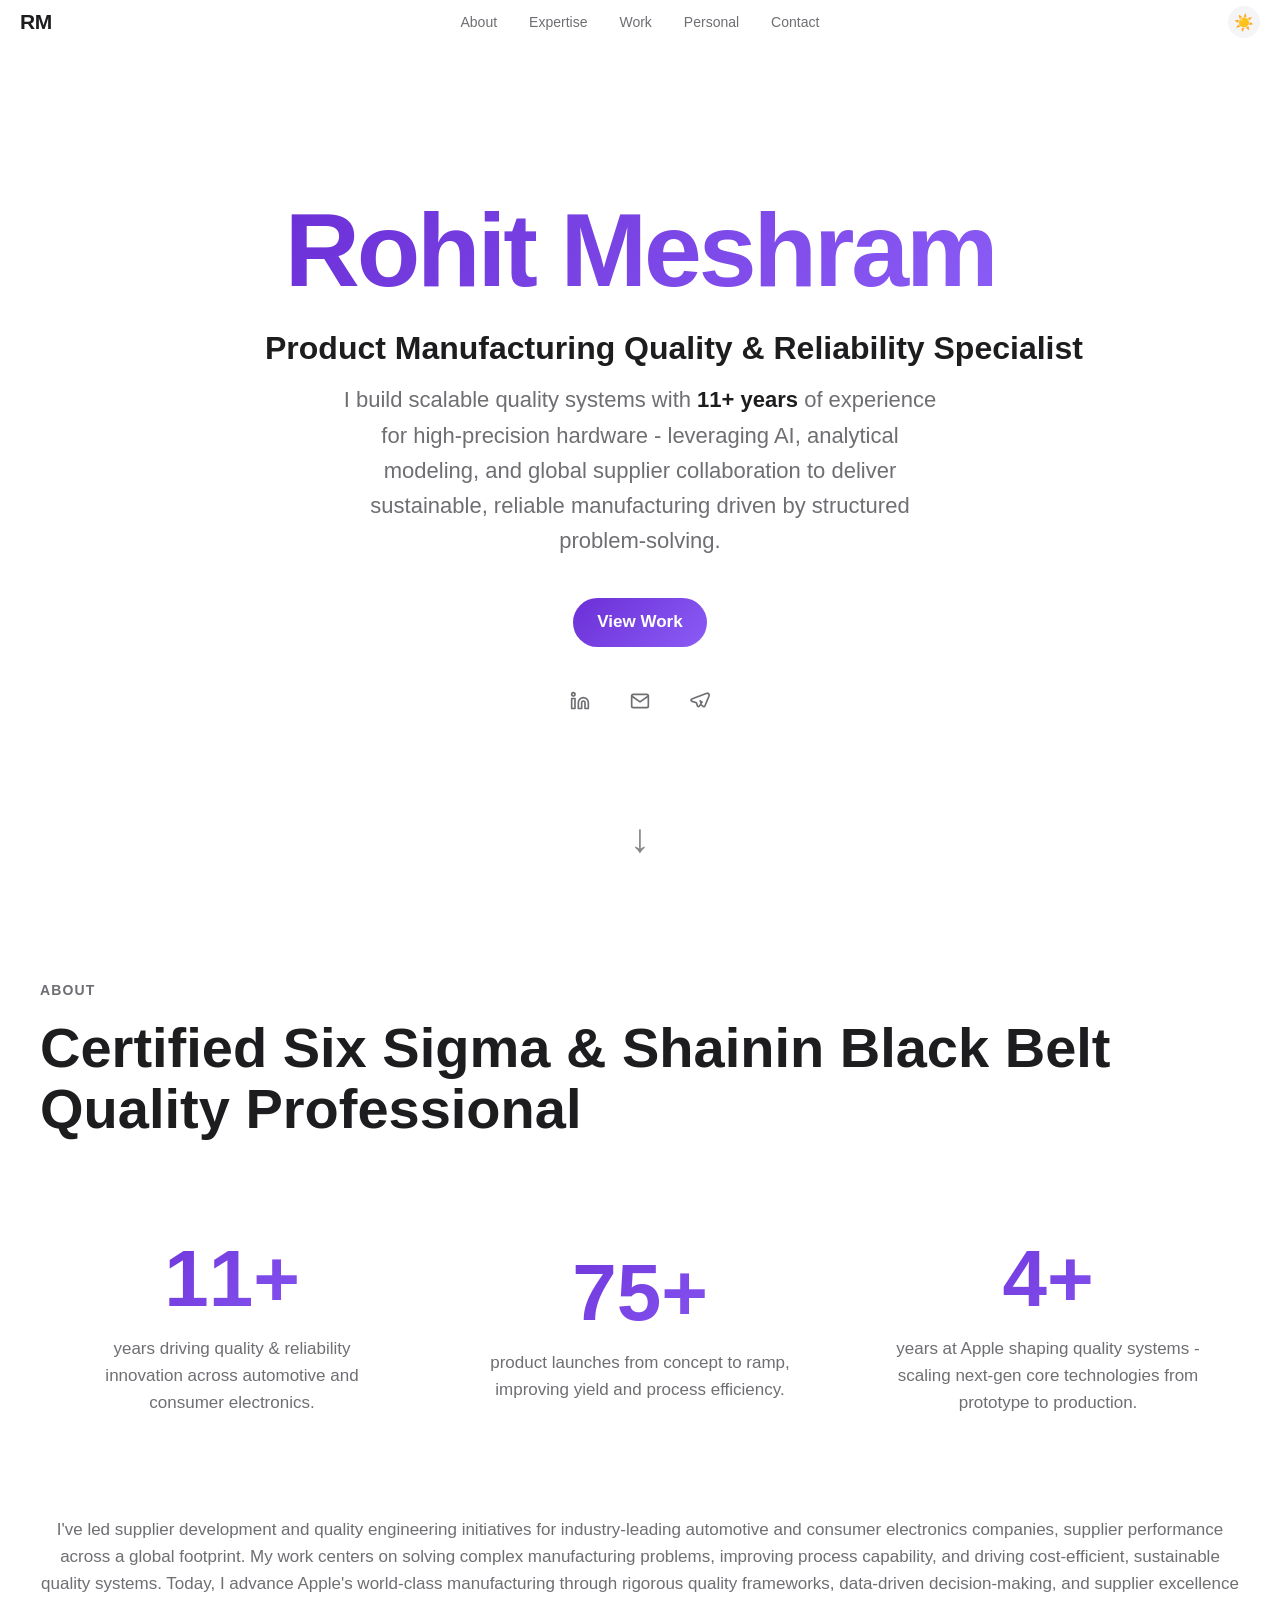
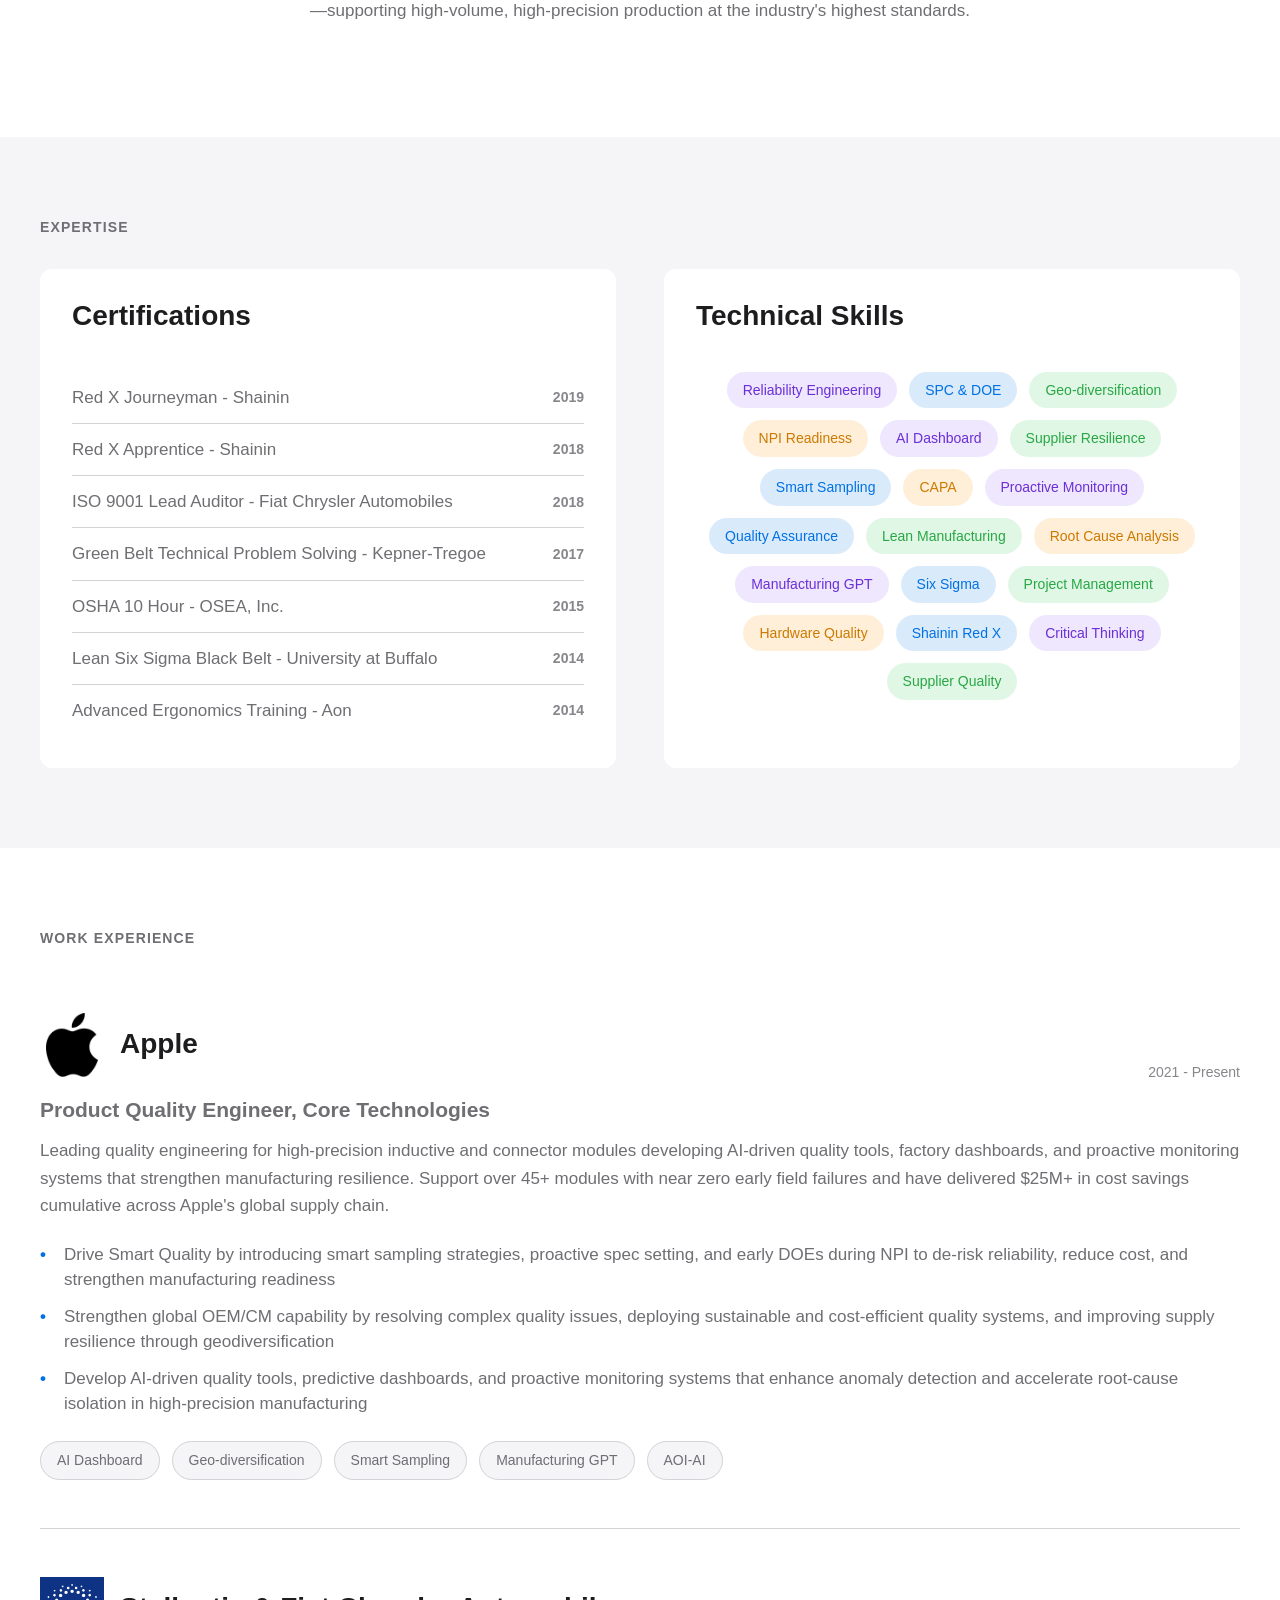
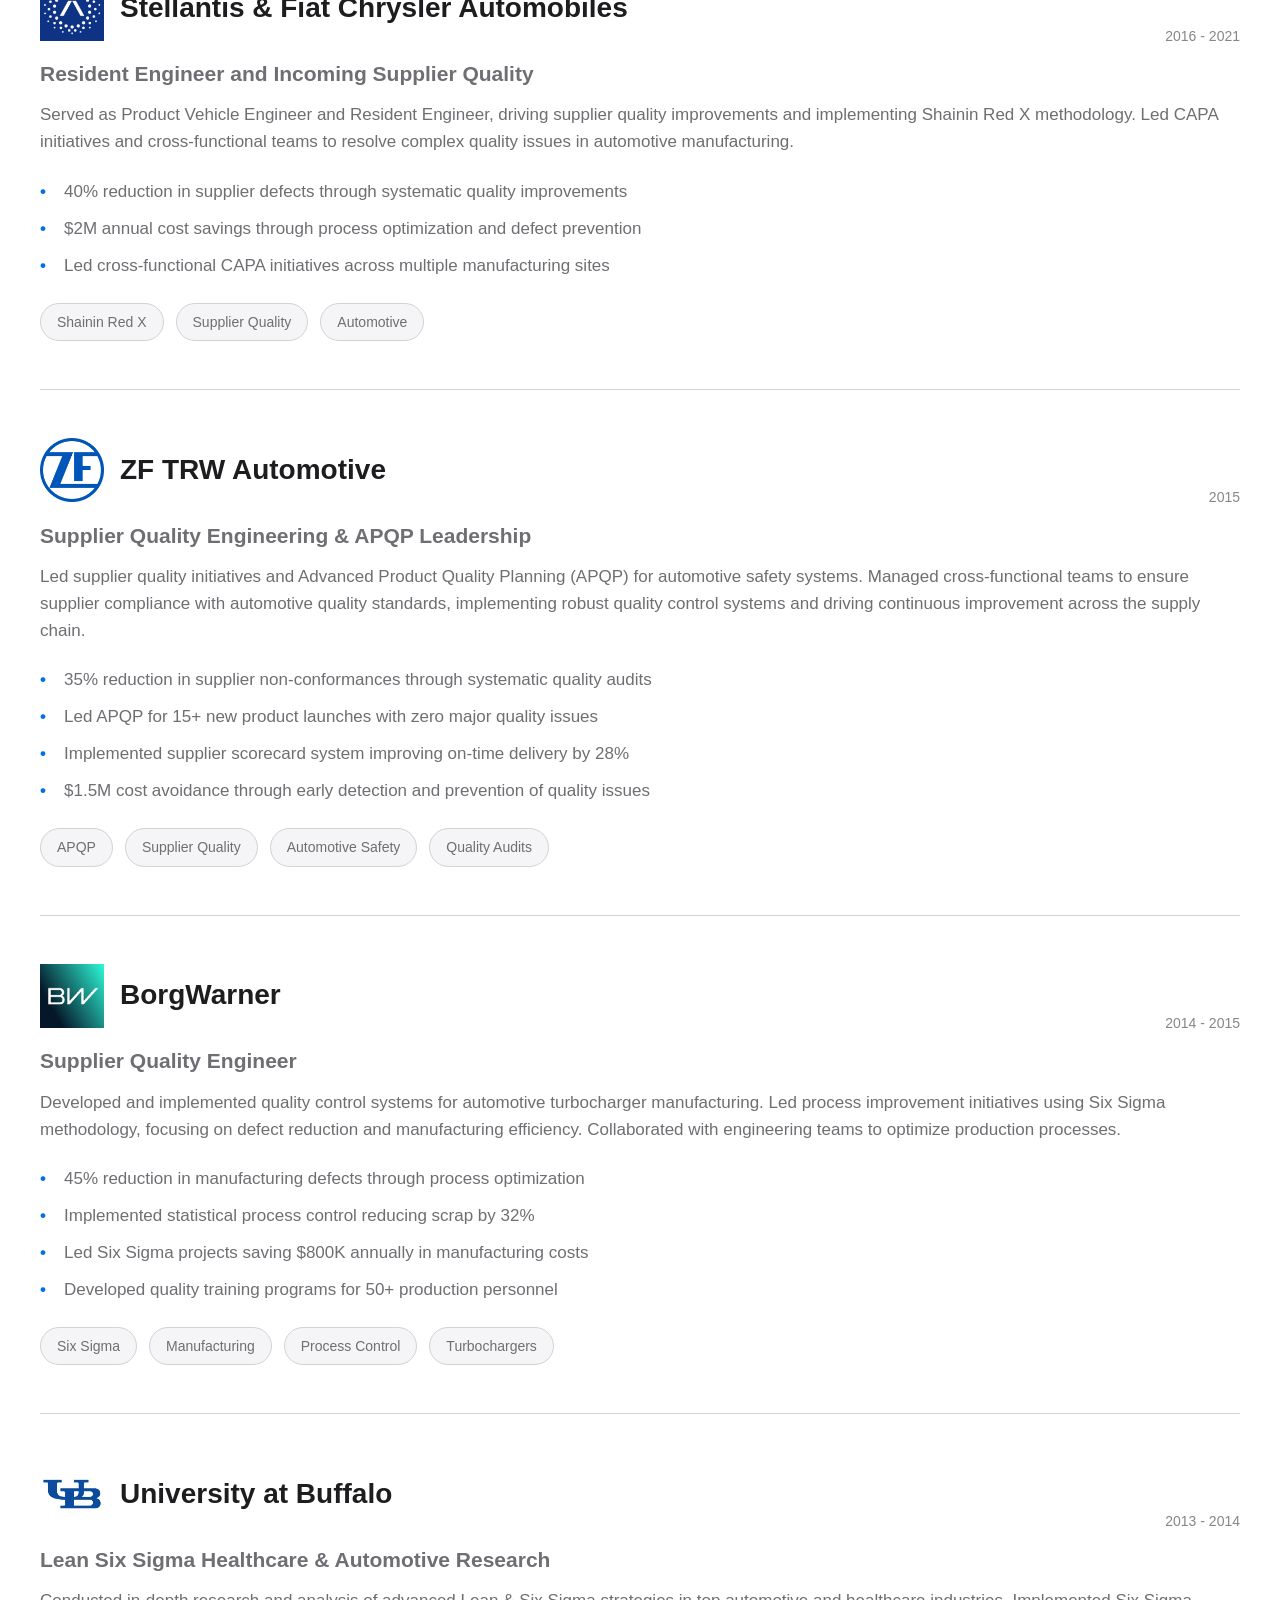
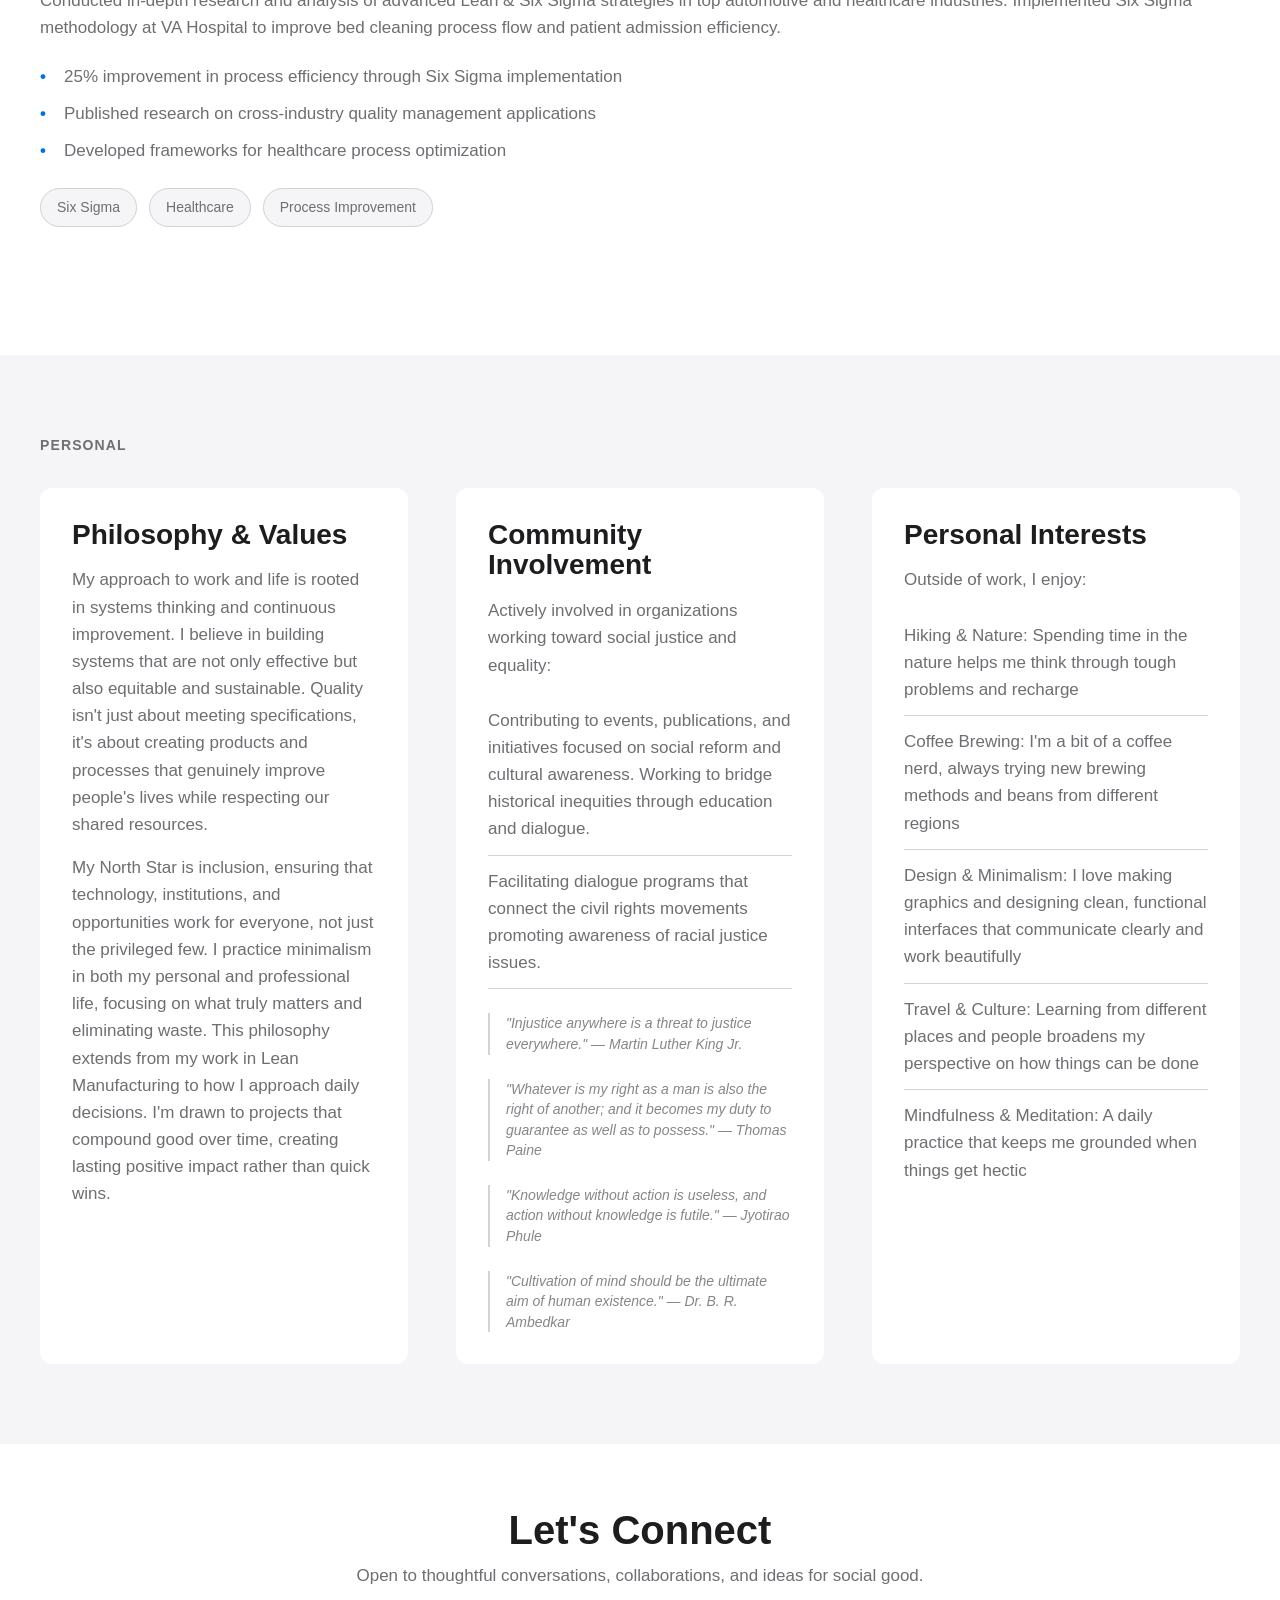
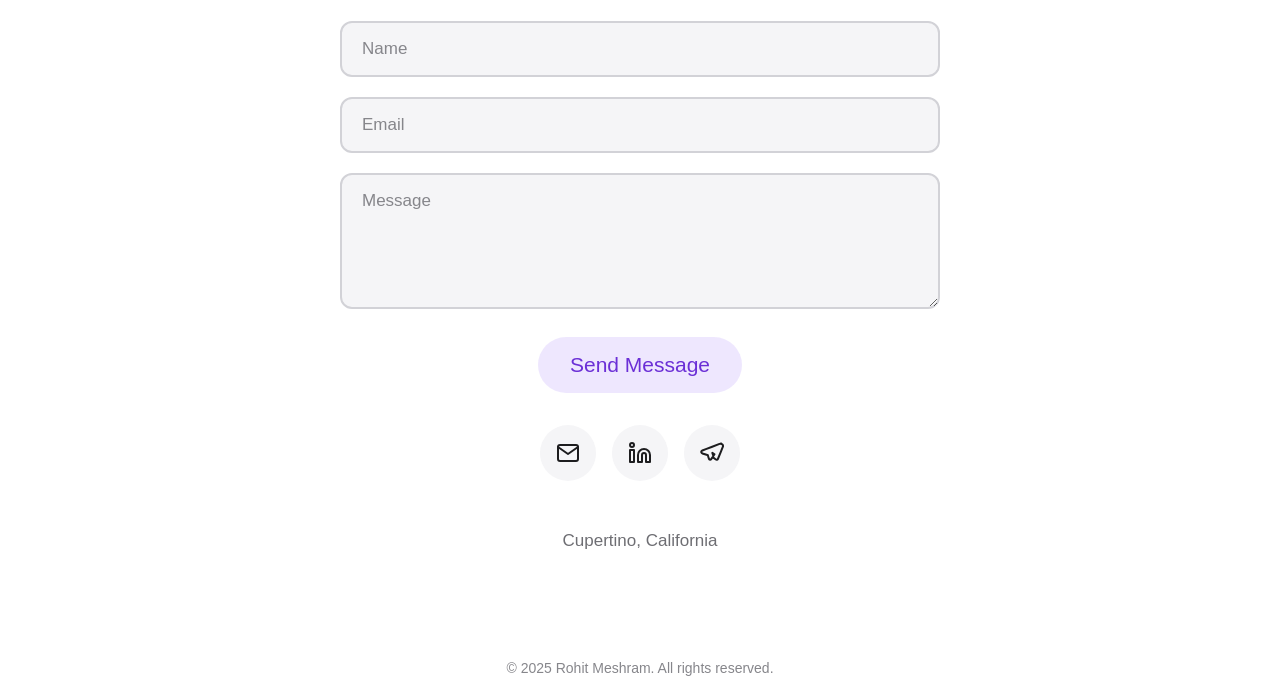
<file: index.html>
<!DOCTYPE html>
<html lang="en">
<head>
    <meta charset="UTF-8">
    <meta name="viewport" content="width=device-width, initial-scale=1.0">
    
    <!-- SEO Meta Tags -->
    <meta name="description" content="Rohit Meshram - Product Quality Engineer at Apple. Six Sigma & Shainin Black Belt certified with 10+ years in manufacturing quality excellence.">
    <meta name="keywords" content="quality engineer, six sigma, Apple, CAPA, manufacturing, Shainin, automotive quality, product quality">
    <meta name="author" content="Rohit Meshram">
    
    <!-- Open Graph -->
    <meta property="og:title" content="Rohit Meshram - Quality Engineer at Apple">
    <meta property="og:description" content="Six Sigma & Shainin Black Belt certified Quality Professional with 10+ years in manufacturing excellence">
    <meta property="og:type" content="website">
    
    <!-- Favicon -->
    <link rel="icon" type="image/svg+xml" href="data:image/svg+xml,<svg xmlns='http://www.w3.org/2000/svg' viewBox='0 0 100 100'><text y='.9em' font-size='90'>RM</text></svg>">
    
    <!-- Stylesheet -->
    <link rel="stylesheet" href="css/style.css?v=20260128final">
    
    <title>Rohit Meshram - Quality Engineer at Apple</title>
</head>
<body>
    <!-- Navigation -->
    <nav class="nav" id="nav">
        <div class="nav__container">
            <a href="#" class="nav__logo">RM</a>
            <button class="nav__toggle" id="nav-toggle" aria-label="Toggle menu">
                <span class="nav__toggle-icon"></span>
            </button>
            <ul class="nav__menu" id="nav-menu">
                <li><a href="#about" class="nav__link">About</a></li>
                <li><a href="#expertise" class="nav__link">Expertise</a></li>
                <li><a href="#work" class="nav__link">Work</a></li>
                <li><a href="#personal" class="nav__link">Personal</a></li>
                <li><a href="#contact" class="nav__link">Contact</a></li>
            </ul>
            <button class="nav__theme" id="theme-toggle" aria-label="Toggle dark mode">
                <span class="theme-icon"></span>
            </button>
        </div>
    </nav>

    <main>
        <!-- ========================================
             HERO SECTION - Your Name & Title
             EDIT: Lines 40-44 for name, title, tagline
             ======================================== -->
        <section class="hero" id="home">
            <div class="container">
                <!-- EDIT: Your name here -->
                <h1 class="hero__name">Rohit Meshram</h1>
                
                <!-- EDIT: Your professional tagline -->
                <p class="hero__tagline">
                    <span class="hero__title-highlight">Product Manufacturing Quality & Reliability Specialist</span>
                    I build scalable quality systems with <span class="highlight-text">11+ years</span> of experience for high-precision hardware - leveraging AI, analytical modeling, and global supplier collaboration to deliver sustainable, reliable manufacturing driven by structured problem-solving.
                </p>
                <div class="hero__cta">
                    <a href="#work" class="btn btn-gradient">View Work</a>
                </div>
                <div class="hero__social">
                    <a href="https://linkedin.com/in/rohitmeshram" target="_blank" rel="noopener" class="hero__social-link" aria-label="LinkedIn">
                        <svg class="hero__social-icon" width="20" height="20" viewBox="0 0 24 24" fill="none" stroke="currentColor" stroke-width="2" stroke-linecap="round" stroke-linejoin="round">
                            <path d="M16 8a6 6 0 0 1 6 6v7h-4v-7a2 2 0 0 0-2-2 2 2 0 0 0-2 2v7h-4v-7a6 6 0 0 1 6-6z"></path>
                            <rect x="2" y="9" width="4" height="12"></rect>
                            <circle cx="4" cy="4" r="2"></circle>
                        </svg>
                    </a>
                    <a href="mailto:hello@rohitmeshram.com" class="hero__social-link" aria-label="Email">
                        <svg class="hero__social-icon" width="20" height="20" viewBox="0 0 24 24" fill="none" stroke="currentColor" stroke-width="2" stroke-linecap="round" stroke-linejoin="round">
                            <path d="M4 4h16c1.1 0 2 .9 2 2v12c0 1.1-.9 2-2 2H4c-1.1 0-2-.9-2-2V6c0-1.1.9-2 2-2z"></path>
                            <polyline points="22,6 12,13 2,6"></polyline>
                        </svg>
                    </a>
                    <a href="https://t.me/slackeromeo" target="_blank" rel="noopener" class="hero__social-link" aria-label="Telegram">
                        <svg class="hero__social-icon" width="20" height="20" viewBox="0 0 24 24" fill="none" stroke="currentColor" stroke-width="2" stroke-linecap="round" stroke-linejoin="round">
                            <path d="M21.198 2.433a2.242 2.242 0 0 0-1.022.215l-8.609 3.33c-2.068.8-4.133 1.598-5.724 2.21a405.15 405.15 0 0 1-2.849 1.09c-.42.147-.99.332-1.473.901-.728.968.193 1.798.919 2.286 1.61.516 3.275 1.009 4.886 1.524.182.082.359.17.532.264.316 1.24.706 2.463 1.074 3.694.333.972 1.726 1.034 2.243.188l1.45-2.049 3.213 2.461c.726.52 1.705.246 2.05-.555 1.085-2.645 2.17-5.29 3.248-7.938a443.9 443.9 0 0 0 1.678-4.073c.297-.754.265-1.663-.235-2.332a1.82 1.82 0 0 0-1.381-.716zm-6.747 10.852-1.084 1.561-1.01-3.013 2.094 1.452z"></path>
                        </svg>
                    </a>
                </div>
            </div>
            <a href="#about" class="hero__scroll" aria-label="Scroll to content">
                <span>↓</span>
            </a>
        </section>

        <!-- ========================================
             ABOUT SECTION - Stats & Bio
             EDIT: Lines 68-94 for stats and bio text
             ======================================== -->
        <section class="about" id="about">
            <div class="container">
                <span class="label">About</span>
                
                <!-- EDIT: Your professional headline -->
                <h2 class="section__title">
                    Certified Six Sigma & Shainin Black Belt Quality Professional
                </h2>
                
                <!-- EDIT: Your stats - change numbers and labels -->
                <div class="stats">
                    <div class="stat">
                        <div class="stat__value">11+</div>
                        <div class="stat__label">years driving quality & reliability innovation across automotive and consumer electronics.</div>
                    </div>
                    <div class="stat">
                        <div class="stat__value">75+</div>
                        <div class="stat__label">product launches from concept to ramp, improving yield and process efficiency.</div>
                    </div>
                    <div class="stat">
                        <div class="stat__value">4+</div>
                        <div class="stat__label">years at Apple shaping quality systems - scaling next-gen core technologies from prototype to production.</div>
                    </div>
                </div>

                <!-- EDIT: Your professional bio -->
                <div class="bio">
                    <p class="bio__summary">
                        I've led supplier development and quality engineering initiatives for industry-leading automotive and consumer electronics companies, supplier performance across a global footprint. My work centers on solving complex manufacturing problems, improving process capability, and driving cost-efficient, sustainable quality systems. Today, I advance Apple's world-class manufacturing through rigorous quality frameworks, data-driven decision-making, and supplier excellence—supporting high-volume, high-precision production at the industry's highest standards.
                    </p>
                </div>
            </div>
        </section>

        <!-- ========================================
             EXPERTISE SECTION - Certifications, Skills, Companies
             EDIT: Lines 108-138 to add/remove items
             ======================================== -->
        <section class="expertise" id="expertise">
            <div class="container">
                <span class="label">Expertise</span>
                
                <div class="expertise__grid">
                    <!-- EDIT: Add/remove certifications -->
                    <div class="expertise__block">
                        <h3 class="expertise__title">Certifications</h3>
                        <ul class="expertise__list">
                            <li>
                                <span class="cert-name">Red X Journeyman - Shainin</span>
                                <span class="cert-year">2019</span>
                            </li>
                            <li>
                                <span class="cert-name">Red X Apprentice - Shainin</span>
                                <span class="cert-year">2018</span>
                            </li>
                            <li>
                                <span class="cert-name">ISO 9001 Lead Auditor - Fiat Chrysler Automobiles</span>
                                <span class="cert-year">2018</span>
                            </li>
                            <li>
                                <span class="cert-name">Green Belt Technical Problem Solving - Kepner-Tregoe</span>
                                <span class="cert-year">2017</span>
                            </li>
                            <li>
                                <span class="cert-name">OSHA 10 Hour - OSEA, Inc.</span>
                                <span class="cert-year">2015</span>
                            </li>
                            <li>
                                <span class="cert-name">Lean Six Sigma Black Belt - University at Buffalo</span>
                                <span class="cert-year">2014</span>
                            </li>
                            <li>
                                <span class="cert-name">Advanced Ergonomics Training - Aon</span>
                                <span class="cert-year">2014</span>
                            </li>
                        </ul>
                    </div>

                    <!-- EDIT: Add/remove skills -->
                    <div class="expertise__block">
                        <h3 class="expertise__title">Technical Skills</h3>
                        <div class="skills">
                            <span class="skill skill--purple">Reliability Engineering</span>
                            <span class="skill skill--blue">SPC & DOE</span>
                            <span class="skill skill--green">Geo-diversification</span>
                            <span class="skill skill--orange">NPI Readiness</span>
                            <span class="skill skill--purple">AI Dashboard</span>
                            <span class="skill skill--green">Supplier Resilience</span>
                            <span class="skill skill--blue">Smart Sampling</span>
                            <span class="skill skill--orange">CAPA</span>
                            <span class="skill skill--purple">Proactive Monitoring</span>
                            <span class="skill skill--blue">Quality Assurance</span>
                            <span class="skill skill--green">Lean Manufacturing</span>
                            <span class="skill skill--orange">Root Cause Analysis</span>
                            <span class="skill skill--purple">Manufacturing GPT</span>
                            <span class="skill skill--blue">Six Sigma</span>
                            <span class="skill skill--green">Project Management</span>
                            <span class="skill skill--orange">Hardware Quality</span>
                            <span class="skill skill--blue">Shainin Red X</span>
                            <span class="skill skill--purple">Critical Thinking</span>
                            <span class="skill skill--green">Supplier Quality</span>
                        </div>
                    </div>
                </div>
            </div>
        </section>

        <!-- ========================================
             WORK SECTION - Featured Projects
             TO ADD PROJECT: Copy entire <article> block and paste
             TO REMOVE: Delete entire <article> block
             ======================================== -->
        <section class="work" id="work">
            <div class="container">
                <span class="label">Work Experience</span>
                
                <!-- PROJECT 1: EDIT company, dates, title, description, achievements, tags -->
                <article class="project">
                    <div class="project__header">
                        <div class="project__company-wrapper">
                            <img src="assets/logos/apple.png?v=1" alt="Apple logo" class="project__logo" loading="lazy">
                            <h3 class="project__company">Apple</h3>
                        </div>
                        <span class="project__period">2021 - Present</span>
                    </div>
                    <h4 class="project__title">Product Quality Engineer, Core Technologies</h4>
                    <p class="project__description">
                        Leading quality engineering for high-precision inductive and connector modules developing AI-driven quality tools, factory dashboards, and proactive monitoring systems that strengthen manufacturing resilience. Support over 45+ modules with near zero early field failures and have delivered $25M+ in cost savings cumulative across Apple's global supply chain.
                    </p>
                    <ul class="project__achievements">
                        <li>Drive Smart Quality by introducing smart sampling strategies, proactive spec setting, and early DOEs during NPI to de-risk reliability, reduce cost, and strengthen manufacturing readiness</li>
                        <li>Strengthen global OEM/CM capability by resolving complex quality issues, deploying sustainable and cost-efficient quality systems, and improving supply resilience through geodiversification</li>
                        <li>Develop AI-driven quality tools, predictive dashboards, and proactive monitoring systems that enhance anomaly detection and accelerate root-cause isolation in high-precision manufacturing</li>
                    </ul>
                    <div class="project__tags">
                        <span>AI Dashboard</span>
                        <span>Geo-diversification</span>
                        <span>Smart Sampling</span>
                        <span>Manufacturing GPT</span>
                        <span>AOI-AI</span>
                    </div>
                </article>

                <!-- PROJECT 2: EDIT all content below -->
                <article class="project">
                    <div class="project__header">
                        <div class="project__company-wrapper">
                            <img src="assets/logos/stellantis_square.png?v=1" alt="Stellantis logo" class="project__logo" loading="lazy">
                            <h3 class="project__company">Stellantis & Fiat Chrysler Automobiles</h3>
                        </div>
                        <span class="project__period">2016 - 2021</span>
                    </div>
                    <h4 class="project__title">Resident Engineer and Incoming Supplier Quality</h4>
                    <p class="project__description">
                        Served as Product Vehicle Engineer and Resident Engineer, driving supplier quality 
                        improvements and implementing Shainin Red X methodology. Led CAPA initiatives and 
                        cross-functional teams to resolve complex quality issues in automotive manufacturing.
                    </p>
                    <ul class="project__achievements">
                        <li>40% reduction in supplier defects through systematic quality improvements</li>
                        <li>$2M annual cost savings through process optimization and defect prevention</li>
                        <li>Led cross-functional CAPA initiatives across multiple manufacturing sites</li>
                    </ul>
                    <div class="project__tags">
                        <span>Shainin Red X</span>
                        <span>Supplier Quality</span>
                        <span>Automotive</span>
                    </div>
                </article>

                <!-- PROJECT 3: EDIT all content below -->
                <article class="project">
                    <div class="project__header">
                        <div class="project__company-wrapper">
                            <img src="assets/logos/zf-trw.png?v=1" alt="ZF TRW logo" class="project__logo" loading="lazy">
                            <h3 class="project__company">ZF TRW Automotive</h3>
                        </div>
                        <span class="project__period">2015</span>
                    </div>
                    <h4 class="project__title">Supplier Quality Engineering & APQP Leadership</h4>
                    <p class="project__description">
                        Led supplier quality initiatives and Advanced Product Quality Planning (APQP) for
                        automotive safety systems. Managed cross-functional teams to ensure supplier compliance
                        with automotive quality standards, implementing robust quality control systems and
                        driving continuous improvement across the supply chain.
                    </p>
                    <ul class="project__achievements">
                        <li>35% reduction in supplier non-conformances through systematic quality audits</li>
                        <li>Led APQP for 15+ new product launches with zero major quality issues</li>
                        <li>Implemented supplier scorecard system improving on-time delivery by 28%</li>
                        <li>$1.5M cost avoidance through early detection and prevention of quality issues</li>
                    </ul>
                    <div class="project__tags">
                        <span>APQP</span>
                        <span>Supplier Quality</span>
                        <span>Automotive Safety</span>
                        <span>Quality Audits</span>
                    </div>
                </article>

                <!-- PROJECT 4: EDIT all content below -->
                <article class="project">
                    <div class="project__header">
                        <div class="project__company-wrapper">
                            <img src="assets/logos/borgwarner-squareLogo-1686150612606.webp?v=1" alt="BorgWarner logo" class="project__logo" loading="lazy">
                            <h3 class="project__company">BorgWarner</h3>
                        </div>
                        <span class="project__period">2014 - 2015</span>
                    </div>
                    <h4 class="project__title">Supplier Quality Engineer</h4>
                    <p class="project__description">
                        Developed and implemented quality control systems for automotive turbocharger manufacturing.
                        Led process improvement initiatives using Six Sigma methodology, focusing on defect reduction
                        and manufacturing efficiency. Collaborated with engineering teams to optimize production processes.
                    </p>
                    <ul class="project__achievements">
                        <li>45% reduction in manufacturing defects through process optimization</li>
                        <li>Implemented statistical process control reducing scrap by 32%</li>
                        <li>Led Six Sigma projects saving $800K annually in manufacturing costs</li>
                        <li>Developed quality training programs for 50+ production personnel</li>
                    </ul>
                    <div class="project__tags">
                        <span>Six Sigma</span>
                        <span>Manufacturing</span>
                        <span>Process Control</span>
                        <span>Turbochargers</span>
                    </div>
                </article>

                <!-- Project 5: Research -->
                <article class="project">
                    <div class="project__header">
                        <div class="project__company-wrapper">
                            <img src="assets/logos/UB_saquare.jpeg?v=1" alt="University at Buffalo logo" class="project__logo" loading="lazy">
                            <h3 class="project__company">University at Buffalo</h3>
                        </div>
                        <span class="project__period">2013 - 2014</span>
                    </div>
                    <h4 class="project__title">Lean Six Sigma Healthcare & Automotive Research</h4>
                    <p class="project__description">
                        Conducted in-depth research and analysis of advanced Lean & Six Sigma strategies 
                        in top automotive and healthcare industries. Implemented Six Sigma methodology at 
                        VA Hospital to improve bed cleaning process flow and patient admission efficiency.
                    </p>
                    <ul class="project__achievements">
                        <li>25% improvement in process efficiency through Six Sigma implementation</li>
                        <li>Published research on cross-industry quality management applications</li>
                        <li>Developed frameworks for healthcare process optimization</li>
                    </ul>
                    <div class="project__tags">
                        <span>Six Sigma</span>
                        <span>Healthcare</span>
                        <span>Process Improvement</span>
                    </div>
                </article>
            </div>
        </section>

        <!-- ========================================
             PERSONAL SECTION - Philosophy, Community, Interests
             EDIT: Lines 254-312 for personal content
             ======================================== -->
        <section class="personal" id="personal">
            <div class="container">
                <span class="label">Personal</span>
                
                <div class="personal__grid">
                    <!-- EDIT: Your philosophy and values -->
                    <div class="personal__block">
                        <h3 class="personal__title">Philosophy & Values</h3>
                        <p class="personal__text">
                            My approach to work and life is rooted in systems thinking and continuous improvement.
                            I believe in building systems that are not only effective but also equitable and
                            sustainable. Quality isn't just about meeting specifications, it's about creating
                            products and processes that genuinely improve people's lives while respecting our
                            shared resources.
                        </p>
                        <p class="personal__text">
                            My North Star is inclusion, ensuring that technology, institutions, and opportunities
                            work for everyone, not just the privileged few. I practice minimalism in both my
                            personal and professional life, focusing on what truly matters and eliminating waste.
                            This philosophy extends from my work in Lean Manufacturing to how I approach daily
                            decisions. I'm drawn to projects that compound good over time, creating lasting
                            positive impact rather than quick wins.
                        </p>
                    </div>

                    <!-- EDIT: Your community involvement -->
                    <div class="personal__block">
                        <h3 class="personal__title">Community Involvement</h3>
                        <p class="personal__text">
                            Actively involved in organizations working toward social justice and equality:
                        </p>
                        <ul class="personal__list">
                            <li>Contributing to events, publications, and
                            initiatives focused on social reform and cultural awareness. Working to bridge
                            historical inequities through education and dialogue.</li>
                            <li>Facilitating dialogue programs that connect the
                            civil rights movements
                            promoting awareness of racial justice issues.</li>
                        <blockquote class="personal__quote">
                            "Injustice anywhere is a threat to justice everywhere." — Martin Luther King Jr.
                        </blockquote>
                        <blockquote class="personal__quote">
                            "Whatever is my right as a man is also the right of another; and it becomes my duty to guarantee as well as to possess." — Thomas Paine
                        </blockquote>
                        <blockquote class="personal__quote">
                            "Knowledge without action is useless, and action without knowledge is futile." — Jyotirao Phule
                        </blockquote>
                        <blockquote class="personal__quote">
                            "Cultivation of mind should be the ultimate aim of human existence." — Dr. B. R. Ambedkar
                        </blockquote>
                        </ul>
                    </div>

                    <!-- EDIT: Your hobbies and interests -->
                    <div class="personal__block">
                        <h3 class="personal__title">Personal Interests</h3>
                        <p class="personal__text">
                            Outside of work, I enjoy:
                        </p>
                        <ul class="personal__list">
                            <li>Hiking & Nature: Spending time in the nature helps me think through
                            tough problems and recharge</li>
                            <li>Coffee Brewing: I'm a bit of a coffee nerd, always trying new brewing methods
                            and beans from different regions</li>
                            <li>Design & Minimalism: I love making graphics and designing clean, functional
                            interfaces that communicate clearly and work beautifully</li>
                            <li>Travel & Culture: Learning from different places and people broadens my
                            perspective on how things can be done</li>
                            <li>Mindfulness & Meditation: A daily practice that keeps me grounded when
                            things get hectic</li>
                        </ul>

                    </div>
                </div>
            </div>
        </section>

        <!-- ========================================
             CONTACT SECTION - Form & Info
             EDIT: Lines 378-380 for contact details
             ======================================== -->
        <section class="contact" id="contact">
            <div class="container">
                <h2 class="contact__title">Let's Connect</h2>
                <p class="contact__subtitle">
                    Open to thoughtful conversations, collaborations, and ideas for social good.
                </p>
                
                <!-- Contact Form - Don't edit unless changing form fields -->
                <form class="contact__form" id="contact-form">
                    <div class="form__group">
                        <input type="text" id="name" name="name" class="form__input" placeholder="Name" required>
                    </div>
                    <div class="form__group">
                        <input type="email" id="email" name="email" class="form__input" placeholder="Email" required>
                    </div>
                    <div class="form__group">
                        <textarea id="message" name="message" class="form__textarea" placeholder="Message" rows="5" required></textarea>
                    </div>
                    <button type="submit" class="btn btn-primary btn-large">Send Message</button>
                </form>

                <!-- EDIT: Your contact information -->
                <div class="contact__info">
                    <div class="contact__links">
                        <a href="mailto:hello@rohitmeshram.com" class="contact__link" aria-label="Email">
                            <svg class="contact__icon" width="24" height="24" viewBox="0 0 24 24" fill="none" stroke="currentColor" stroke-width="2" stroke-linecap="round" stroke-linejoin="round">
                                <path d="M4 4h16c1.1 0 2 .9 2 2v12c0 1.1-.9 2-2 2H4c-1.1 0-2-.9-2-2V6c0-1.1.9-2 2-2z"></path>
                                <polyline points="22,6 12,13 2,6"></polyline>
                            </svg>
                        </a>
                        <a href="https://www.linkedin.com/in/rohitmeshram" target="_blank" rel="noopener" class="contact__link" aria-label="LinkedIn">
                            <svg class="contact__icon" width="24" height="24" viewBox="0 0 24 24" fill="none" stroke="currentColor" stroke-width="2" stroke-linecap="round" stroke-linejoin="round">
                                <path d="M16 8a6 6 0 0 1 6 6v7h-4v-7a2 2 0 0 0-2-2 2 2 0 0 0-2 2v7h-4v-7a6 6 0 0 1 6-6z"></path>
                                <rect x="2" y="9" width="4" height="12"></rect>
                                <circle cx="4" cy="4" r="2"></circle>
                            </svg>
                        </a>
                        <a href="https://t.me/slackeromeo" target="_blank" rel="noopener" class="contact__link" aria-label="Telegram">
                            <svg class="contact__icon" width="24" height="24" viewBox="0 0 24 24" fill="none" stroke="currentColor" stroke-width="2" stroke-linecap="round" stroke-linejoin="round">
                                <path d="M21.198 2.433a2.242 2.242 0 0 0-1.022.215l-8.609 3.33c-2.068.8-4.133 1.598-5.724 2.21a405.15 405.15 0 0 1-2.849 1.09c-.42.147-.99.332-1.473.901-.728.968.193 1.798.919 2.286 1.61.516 3.275 1.009 4.886 1.524.182.082.359.17.532.264.316 1.24.706 2.463 1.074 3.694.333.972 1.726 1.034 2.243.188l1.45-2.049 3.213 2.461c.726.52 1.705.246 2.05-.555 1.085-2.645 2.17-5.29 3.248-7.938a443.9 443.9 0 0 0 1.678-4.073c.297-.754.265-1.663-.235-2.332a1.82 1.82 0 0 0-1.381-.716zm-6.747 10.852-1.084 1.561-1.01-3.013 2.094 1.452z"></path>
                            </svg>
                        </a>
                    </div>
                    <p class="contact__location">Cupertino, California</p>
                </div>
            </div>
        </section>
    </main>

    <!-- Footer -->
    <footer class="footer">
        <div class="container">
            <p>© 2025 Rohit Meshram. All rights reserved.</p>
        </div>
    </footer>

    <!-- JavaScript -->
    <script src="js/main.js?v=20260128final"></script>
</body>
</html>
</file>
<file: css/style.css>
/*=============== APPLE-INSPIRED PORTFOLIO ===============*/
/*=============== PURE TYPOGRAPHY - NO ICONS ===============*/

/*=============== CSS VARIABLES ===============*/
:root {
  /* Colors - Monochrome + Apple Blue */
  --bg-primary: #ffffff;
  --bg-secondary: #f5f5f7;
  --text-primary: #1d1d1f;
  --text-secondary: #6e6e73;
  --text-tertiary: #86868b;
  --accent: #0071e3;
  --border: #d2d2d7;
  
  /* Purple Gradient for Hero Name */
  --purple-gradient: linear-gradient(135deg, #6B2FD6 0%, #8B5CF6 100%);
  
  /* Typography - System Fonts */
  --font-system: -apple-system, BlinkMacSystemFont, "SF Pro Display", 
                 "Segoe UI", Roboto, Helvetica, Arial, sans-serif;
  
  /* Type Scale */
  --text-xs: 0.75rem;      /* 12px */
  --text-sm: 0.875rem;     /* 14px */
  --text-base: 1.0625rem;  /* 17px - Apple standard */
  --text-lg: 1.3125rem;    /* 21px */
  --text-xl: 1.75rem;      /* 28px */
  --text-2xl: 2.5rem;      /* 40px */
  --text-3xl: 3.5rem;      /* 56px */
  --text-4xl: 5rem;        /* 80px */
  
  /* Line Heights */
  --leading-tight: 1.1;
  --leading-normal: 1.47;
  --leading-relaxed: 1.6;
  
  /* Font Weights */
  --weight-regular: 400;
  --weight-medium: 500;
  --weight-semibold: 600;
  --weight-bold: 700;
  
  /* Spacing - 8px base */
  --space-1: 0.25rem;
  --space-2: 0.5rem;
  --space-3: 0.75rem;
  --space-4: 1rem;
  --space-5: 1.25rem;
  --space-6: 1.5rem;
  --space-8: 2rem;
  --space-10: 2.5rem;
  --space-12: 3rem;
  --space-16: 4rem;
  --space-20: 5rem;
  --space-24: 6rem;
  
  /* Layout */
  --max-width: 1400px;
  --nav-height: 44px;
  
  /* Transitions */
  --transition: 0.3s cubic-bezier(0.4, 0, 0.2, 1);
}

/* Dark Theme */
.dark {
  --bg-primary: #000000;
  --bg-secondary: #1d1d1f;
  --text-primary: #f5f5f7;
  --text-secondary: #a1a1a6;
  --text-tertiary: #86868b;
  --accent: #2997ff;
  --border: #424245;
}

/* Glowing gradient background for dark mode */
.dark body {
  position: relative;
  overflow-x: hidden;
}

.dark body::before {
  content: '';
  position: fixed;
  top: -200px;
  left: -30%;
  width: 160%;
  height: 400px;
  background: radial-gradient(ellipse at center, rgba(107, 47, 214, 0.15) 0%, transparent 75%);
  filter: blur(40px);
  z-index: -1;
  pointer-events: none;
}

.dark body::after {
  content: '';
  position: fixed;
  bottom: -200px;
  right: -30%;
  width: 160%;
  height: 400px;
  background: radial-gradient(ellipse at center, rgba(41, 151, 255, 0.12) 0%, transparent 75%);
  filter: blur(40px);
  z-index: -1;
  pointer-events: none;
}


/*=============== BASE RESET ===============*/
*, *::before, *::after {
  box-sizing: border-box;
  margin: 0;
  padding: 0;
}

html {
  scroll-behavior: smooth;
  -webkit-font-smoothing: antialiased;
  -moz-osx-font-smoothing: grayscale;
}

body {
  font-family: var(--font-system);
  font-size: var(--text-base);
  line-height: var(--leading-normal);
  color: var(--text-primary);
  background: var(--bg-primary);
  transition: background-color var(--transition), color var(--transition);
}

h1, h2, h3, h4, h5, h6 {
  font-weight: var(--weight-semibold);
  line-height: var(--leading-tight);
  color: var(--text-primary);
}

a {
  color: var(--accent);
  text-decoration: none;
  transition: opacity var(--transition);
}

a:hover {
  opacity: 0.8;
}

ul {
  list-style: none;
}

/*=============== UTILITIES ===============*/
.container {
  max-width: var(--max-width);
  margin: 0 auto;
  padding: 0 var(--space-4); /* 1rem/16px on mobile - more compact */
}

@media (min-width: 768px) {
  .container {
    padding: 0 var(--space-8); /* 2rem/32px on tablet */
  }
}

@media (min-width: 1024px) {
  .container {
    padding: 0 var(--space-10); /* 2.5rem/40px on desktop */
  }
}

.label {
  display: block;
  font-size: var(--text-sm);
  font-weight: var(--weight-semibold);
  text-transform: uppercase;
  letter-spacing: 0.08em;
  color: var(--text-secondary);
  margin-bottom: var(--space-4);
}

.section__title {
  font-size: 1.75rem; /* 28px on mobile - reduced for better mobile readability */
  font-weight: var(--weight-semibold);
  line-height: var(--leading-tight);
  margin-bottom: var(--space-6);
  max-width: 1200px;
  text-align: center;
  margin-left: auto;
  margin-right: auto;
}

@media (min-width: 768px) {
  .section__title {
    font-size: var(--text-3xl);
    margin-bottom: var(--space-8);
  }
}

/*=============== BUTTONS ===============*/
.btn {
  display: inline-block;
  padding: 10px 20px; /* Slightly smaller on mobile */
  font-size: 0.9375rem; /* 15px on mobile */
  font-weight: var(--weight-medium);
  text-align: center;
  border-radius: 980px;
  transition: all var(--transition);
  cursor: pointer;
  border: none;
}

@media (min-width: 768px) {
  .btn {
    padding: 12px 24px;
    font-size: var(--text-base);
  }
}

.btn-primary {
  background: rgba(139, 92, 246, 0.15);
  color: #6B2FD6;
  border: none;
}

.btn-primary:hover {
  background: rgba(139, 92, 246, 0.25);
  color: #6B2FD6;
  transform: translateY(-2px);
  box-shadow: 0 4px 12px rgba(139, 92, 246, 0.3);
  opacity: 1;
}

.btn-secondary {
  background: rgba(0, 113, 227, 0.15);
  color: #0071e3;
  border: none;
}

.btn-secondary:hover {
  background: rgba(0, 113, 227, 0.25);
  color: #0071e3;
  transform: translateY(-2px);
  box-shadow: 0 4px 12px rgba(0, 113, 227, 0.3);
  opacity: 1;
}

/* Dark mode button adjustments */
.dark .btn-primary {
  background: rgba(139, 92, 246, 0.2);
  color: #a78bfa;
}

.dark .btn-secondary {
  background: rgba(41, 151, 255, 0.2);
  color: #60a5fa;
}

.btn-large {
  padding: 16px 32px;
  font-size: var(--text-lg);
}

.btn-gradient {
  background: var(--purple-gradient);
  color: #ffffff;
  border: none;
  font-weight: var(--weight-semibold);
}

.btn-gradient:hover {
  background: linear-gradient(135deg, #5a25b8 0%, #7a4dd8 100%);
  color: #ffffff;
  transform: translateY(-2px);
  box-shadow: 0 8px 20px rgba(107, 47, 214, 0.4);
  opacity: 1;
}

/*=============== NAVIGATION ===============*/
.nav {
  position: fixed;
  top: 0;
  left: 0;
  width: 100%;
  height: var(--nav-height);
  background: rgba(255, 255, 255, 0.8);
  backdrop-filter: blur(20px);
  -webkit-backdrop-filter: blur(20px);
  border-bottom: none;
  z-index: 1000;
  transition: all var(--transition);
}

.dark .nav {
  background: #000000;
  backdrop-filter: none;
  -webkit-backdrop-filter: none;
  border-bottom: none;
}

.nav__container {
  max-width: var(--max-width);
  height: 100%;
  margin: 0 auto;
  padding: 0 var(--space-5);
  display: flex;
  justify-content: space-between;
  align-items: center;
  gap: var(--space-8);
}

.nav__logo {
  font-size: var(--text-lg);
  font-weight: var(--weight-bold);
  color: var(--text-primary);
  letter-spacing: -0.02em;
}

/* Hamburger toggle button - mobile only */
.nav__toggle {
  display: flex;
  align-items: center;
  justify-content: center;
  width: 32px;
  height: 32px;
  background: transparent;
  border: none;
  cursor: pointer;
  padding: 0;
  order: 2;
}

@media (min-width: 768px) {
  .nav__toggle {
    display: none;
  }
}

.nav__toggle-icon {
  position: relative;
  width: 20px;
  height: 2px;
  background: var(--text-primary);
  transition: all var(--transition);
}

.nav__toggle-icon::before,
.nav__toggle-icon::after {
  content: '';
  position: absolute;
  width: 20px;
  height: 2px;
  background: var(--text-primary);
  transition: all var(--transition);
}

.nav__toggle-icon::before {
  top: -6px;
}

.nav__toggle-icon::after {
  top: 6px;
}

/* Hamburger animation when menu is open */
.nav__toggle.active .nav__toggle-icon {
  background: transparent;
}

.nav__toggle.active .nav__toggle-icon::before {
  top: 0;
  transform: rotate(45deg);
}

.nav__toggle.active .nav__toggle-icon::after {
  top: 0;
  transform: rotate(-45deg);
}

/* Mobile menu - dropdown */
.nav__menu {
  position: absolute;
  top: var(--nav-height);
  left: 0;
  right: 0;
  background: var(--bg-primary);
  border-bottom: 1px solid var(--border);
  padding: var(--space-4) 0;
  margin: 0;
  list-style: none;
  display: none;
  flex-direction: column;
  gap: 0;
  box-shadow: 0 4px 12px rgba(0, 0, 0, 0.1);
  z-index: 999;
}

.dark .nav__menu {
  background: var(--bg-secondary);
  box-shadow: 0 4px 12px rgba(0, 0, 0, 0.3);
}

/* Show menu when active */
.nav__menu.active {
  display: flex;
}

@media (min-width: 768px) {
  .nav__menu {
    position: static;
    display: flex;
    flex-direction: row;
    gap: var(--space-8);
    background: transparent;
    border: none;
    padding: 0;
    box-shadow: none;
  }
}

.nav__menu li {
  border-bottom: 1px solid var(--border);
}

.nav__menu li:last-child {
  border-bottom: none;
}

@media (min-width: 768px) {
  .nav__menu li {
    border: none;
  }
}

.nav__link {
  display: block;
  padding: var(--space-3) var(--space-5);
  font-size: var(--text-sm);
  font-weight: var(--weight-medium);
  color: var(--text-secondary);
  transition: all var(--transition);
}

@media (min-width: 768px) {
  .nav__link {
    padding: 0;
  }
}

.nav__link:hover {
  color: var(--text-primary);
  background: var(--bg-secondary);
  opacity: 1;
}

@media (min-width: 768px) {
  .nav__link:hover {
    background: transparent;
  }
}

.nav__theme {
  width: 32px;
  height: 32px;
  border-radius: 50%;
  background: var(--bg-secondary);
  border: none;
  cursor: pointer;
  display: flex;
  align-items: center;
  justify-content: center;
  transition: all var(--transition);
  flex-shrink: 0;
  order: 3;
}

.nav__theme:hover {
  background: var(--border);
}

.theme-icon::before {
  content: '☀️';
  font-size: 16px;
}

.dark .theme-icon::before {
  content: '🌙';
}

/*=============== HERO SECTION ===============*/
.hero {
  min-height: 100vh;
  display: flex;
  flex-direction: column;
  align-items: center;
  justify-content: center;
  padding: var(--space-12) 0 var(--space-8); /* Reduced padding on mobile */
  text-align: center;
  position: relative;
  --mouse-x: 0px;
  --mouse-y: 0px;
}

/* Starfield effect for hero section in dark mode */
.dark .hero::before {
  content: '';
  position: absolute;
  top: 0;
  left: 0;
  right: 0;
  bottom: 0;
  background-image:
    radial-gradient(circle, rgba(255, 255, 255, 0.8) 1px, transparent 1px),
    radial-gradient(circle, rgba(255, 255, 255, 0.6) 1px, transparent 1px),
    radial-gradient(circle, rgba(255, 255, 255, 0.7) 1px, transparent 1px),
    radial-gradient(circle, rgba(255, 255, 255, 0.5) 1px, transparent 1px),
    radial-gradient(circle, rgba(255, 255, 255, 0.8) 1px, transparent 1px),
    radial-gradient(circle, rgba(255, 255, 255, 0.6) 1px, transparent 1px),
    radial-gradient(circle, rgba(255, 255, 255, 0.7) 1px, transparent 1px),
    radial-gradient(circle, rgba(255, 255, 255, 0.5) 1px, transparent 1px),
    radial-gradient(circle, rgba(255, 255, 255, 0.6) 1px, transparent 1px),
    radial-gradient(circle, rgba(255, 255, 255, 0.7) 1px, transparent 1px),
    radial-gradient(circle, rgba(255, 255, 255, 0.5) 1px, transparent 1px),
    radial-gradient(circle, rgba(255, 255, 255, 0.8) 1px, transparent 1px),
    radial-gradient(circle, rgba(139, 92, 246, 0.6) 2px, transparent 2px),
    radial-gradient(circle, rgba(41, 151, 255, 0.6) 2px, transparent 2px),
    radial-gradient(circle, rgba(139, 92, 246, 0.5) 2px, transparent 2px),
    radial-gradient(circle, rgba(41, 151, 255, 0.5) 2px, transparent 2px);
  background-size:
    400px 400px,
    350px 350px,
    300px 300px,
    200px 200px,
    500px 500px,
    550px 550px,
    600px 600px,
    700px 700px,
    450px 450px,
    250px 250px,
    150px 150px,
    650px 650px,
    500px 500px,
    600px 600px,
    700px 700px,
    550px 550px;
  background-position:
    0 0,
    40px 60px,
    130px 270px,
    70px 100px,
    200px 150px,
    300px 250px,
    150px 350px,
    250px 50px,
    100px 200px,
    350px 100px,
    50px 300px,
    180px 180px,
    120px 320px,
    280px 80px,
    90px 240px,
    320px 200px;
  z-index: 0;
  pointer-events: none;
  transform: translate(var(--mouse-x), var(--mouse-y));
  transition: transform 0.3s ease-out;
  animation: twinkle1 3.1s ease-in-out infinite;
}

/* Create multiple star layers with different animations for random twinkling */
.dark .hero::after {
  content: '';
  position: absolute;
  top: 0;
  left: 0;
  right: 0;
  bottom: 0;
  background-image:
    radial-gradient(circle, rgba(255, 255, 255, 0.7) 1px, transparent 1px),
    radial-gradient(circle, rgba(255, 255, 255, 0.5) 1px, transparent 1px),
    radial-gradient(circle, rgba(255, 255, 255, 0.6) 1px, transparent 1px),
    radial-gradient(circle, rgba(255, 255, 255, 0.8) 1px, transparent 1px),
    radial-gradient(circle, rgba(139, 92, 246, 0.5) 2px, transparent 2px),
    radial-gradient(circle, rgba(41, 151, 255, 0.5) 2px, transparent 2px);
  background-size:
    380px 380px,
    420px 420px,
    280px 280px,
    520px 520px,
    480px 480px,
    580px 580px;
  background-position:
    60px 80px,
    220px 160px,
    340px 300px,
    80px 220px,
    260px 120px,
    160px 280px;
  z-index: 0;
  pointer-events: none;
  animation: twinkle2 2.3s ease-in-out infinite 1.5s;
  transform: translate(calc(var(--mouse-x) * 0.5), calc(var(--mouse-y) * 0.5));
  transition: transform 0.3s ease-out;
}

@keyframes twinkle1 {
  0%, 100% { opacity: 1; }
  20% { opacity: 0.7; }
  40% { opacity: 0.3; }
  60% { opacity: 0.9; }
  80% { opacity: 0.2; }
}

@keyframes twinkle2 {
  0%, 100% { opacity: 0.8; }
  30% { opacity: 0.5; }
  60% { opacity: 1; }
  90% { opacity: 0.15; }
}

@keyframes twinkle3 {
  0%, 100% { opacity: 0.6; }
  25% { opacity: 1; }
  50% { opacity: 0.25; }
  75% { opacity: 0.8; }
}

@keyframes twinkle4 {
  0%, 100% { opacity: 0.9; }
  35% { opacity: 0.3; }
  70% { opacity: 0.7; }
}

/* Ensure hero content is above the starfield */
.hero > * {
  position: relative;
  z-index: 1;
}

@media (min-width: 768px) {
  .hero {
    padding: var(--space-20) 0 var(--space-16);
  }
}

.hero__name {
  font-size: 3rem; /* 48px on mobile - much more readable */
  font-weight: var(--weight-bold);
  letter-spacing: -0.03em;
  margin-bottom: var(--space-4);
  background: var(--purple-gradient);
  -webkit-background-clip: text;
  -webkit-text-fill-color: transparent;
  background-clip: text;
}

@media (min-width: 768px) {
  .hero__name {
    font-size: 6.5rem;
  }
}

.hero__title {
  font-size: var(--text-lg);
  font-weight: var(--weight-medium);
  color: var(--text-secondary);
  margin-bottom: var(--space-6);
}

@media (min-width: 768px) {
  .hero__title {
    font-size: var(--text-xl);
  }
}

.hero__tagline {
  font-size: 1rem; /* 16px on mobile - better readability */
  color: var(--text-secondary);
  line-height: var(--leading-relaxed);
  max-width: 600px;
  margin: 0 auto var(--space-8);
}

@media (min-width: 768px) {
  .hero__tagline {
    font-size: 1.375rem;
    margin: 0 auto var(--space-10);
  }
}

.highlight-text {
  color: var(--text-primary);
  font-weight: var(--weight-semibold);
}

.hero__title-highlight {
  font-size: 1.25rem; /* 20px on mobile */
  font-weight: var(--weight-semibold);
  display: block;
  margin-bottom: var(--space-2);
  color: var(--text-primary);
  text-align: center;
  margin-left: auto;
  margin-right: auto;
  white-space: normal; /* Allow wrapping on mobile */
  position: relative;
  left: 0; /* Remove negative offset on mobile - fixes horizontal scroll */
}

@media (min-width: 768px) {
  .hero__title-highlight {
    font-size: 2rem;
    left: -75px; /* Keep desktop offset */
    white-space: nowrap;
  }
}

.hero__cta {
  display: flex;
  gap: var(--space-4);
  justify-content: center;
  flex-wrap: wrap;
  margin-bottom: var(--space-8);
}

.hero__social {
  display: flex;
  gap: var(--space-4);
  justify-content: center;
  align-items: center;
  margin-top: var(--space-4);
}

.hero__social-link {
  display: inline-flex;
  align-items: center;
  justify-content: center;
  width: 44px;
  height: 44px;
  background: transparent;
  border: none;
  border-radius: 50%;
  transition: all var(--transition);
  text-decoration: none;
  color: var(--text-secondary);
}

.hero__social-link:hover {
  background: var(--accent);
  color: #ffffff;
  transform: translateY(-2px);
  box-shadow: 0 4px 12px rgba(0, 113, 227, 0.3);
  opacity: 1;
}

.dark .hero__social-link:hover {
  box-shadow: 0 4px 12px rgba(41, 151, 255, 0.3);
}

.hero__social-icon {
  width: 20px;
  height: 20px;
  stroke: currentColor;
}

.hero__scroll {
  position: absolute;
  bottom: var(--space-8);
  left: 50%;
  transform: translateX(-50%);
  font-size: var(--text-2xl);
  color: var(--text-tertiary);
  animation: bounce 2s infinite;
}

@keyframes bounce {
  0%, 20%, 50%, 80%, 100% {
    transform: translateX(-50%) translateY(0);
  }
  40% {
    transform: translateX(-50%) translateY(-10px);
  }
  60% {
    transform: translateX(-50%) translateY(-5px);
  }
}

/*=============== ABOUT SECTION ===============*/
.about {
  padding: var(--space-12) 0; /* Reduced on mobile */
}

@media (min-width: 768px) {
  .about {
    padding: var(--space-20) 0;
  }
}

.stats {
  display: grid;
  grid-template-columns: 1fr; /* Single column on mobile */
  gap: var(--space-4);
  margin: var(--space-8) auto;
  max-width: 1200px;
}

@media (min-width: 768px) {
  .stats {
    grid-template-columns: repeat(3, 1fr);
    gap: var(--space-6);
    margin: var(--space-12) auto;
  }
}

.stat {
  text-align: center;
  padding: var(--space-6); /* 1.5rem on mobile - more compact */
  background: #ffffff;
  border-radius: 18px;
  border: none;
  transition: all var(--transition);
  min-height: auto; /* Remove fixed height on mobile */
  display: flex;
  flex-direction: column;
  justify-content: center;
}

@media (min-width: 768px) {
  .stat {
    padding: var(--space-10);
    min-height: 280px;
  }
}

.dark .stat {
  background: var(--bg-secondary);
}

.stat:hover {
  transform: translateY(-4px);
  box-shadow: 0 8px 24px rgba(0, 0, 0, 0.12);
}

.dark .stat:hover {
  box-shadow: 0 8px 24px rgba(255, 255, 255, 0.12);
}

.stat__value {
  font-size: 3rem; /* 48px on mobile - more readable */
  font-weight: var(--weight-bold);
  background: var(--purple-gradient);
  -webkit-background-clip: text;
  -webkit-text-fill-color: transparent;
  background-clip: text;
  margin-bottom: var(--space-3);
  line-height: 1;
}

@media (min-width: 768px) {
  .stat__value {
    font-size: var(--text-4xl); /* 80px on desktop */
    margin-bottom: var(--space-4);
  }
}

.stat__label {
  font-size: 0.9375rem; /* 15px on mobile */
  color: var(--text-secondary);
  line-height: var(--leading-relaxed);
}

@media (min-width: 768px) {
  .stat__label {
    font-size: var(--text-base); /* 17px on desktop */
  }
}

.bio {
  max-width: 1200px;
  margin: var(--space-12) auto 0;
}

.bio__summary {
  font-size: var(--text-base);
  color: var(--text-secondary);
  line-height: var(--leading-relaxed);
  margin-bottom: var(--space-8);
  text-align: center;
}

.bio__highlights {
  list-style: none;
  margin-top: var(--space-8);
  text-align: left;
  display: inline-block;
  max-width: 100%;
}

.bio__highlights li {
  font-size: var(--text-base);
  color: var(--text-secondary);
  padding-left: var(--space-8);
  margin-bottom: var(--space-5);
  position: relative;
  line-height: var(--leading-relaxed);
}

.bio__highlights li::before {
  content: '●';
  position: absolute;
  left: 0;
  color: var(--accent);
  font-size: var(--text-lg);
}

.bio__highlights li:last-child {
  margin-bottom: 0;
}

/* Center the bio section content */
.about .container {
  text-align: center;
}

.about .label,
.about .section__title {
  text-align: left;
}

/*=============== EXPERTISE SECTION ===============*/
.expertise {
  padding: var(--space-12) 0; /* Reduced on mobile */
  background: var(--bg-secondary);
}

@media (min-width: 768px) {
  .expertise {
    padding: var(--space-20) 0;
  }
}

.expertise__grid {
  display: grid;
  gap: var(--space-12);
  margin-top: var(--space-8);
}

@media (min-width: 768px) {
  .expertise__grid {
    grid-template-columns: repeat(auto-fit, minmax(300px, 1fr));
  }
}

.expertise__block {
  padding: var(--space-6); /* Reduced on mobile */
  background: var(--bg-primary);
  border-radius: 12px;
  border: none;
}

@media (min-width: 768px) {
  .expertise__block {
    padding: var(--space-8);
  }
}

.expertise__title {
  font-size: var(--text-xl);
  font-weight: var(--weight-semibold);
  margin-bottom: var(--space-10);
  color: var(--text-primary);
}

.expertise__list {
  list-style: none;
}

.expertise__list li {
  font-size: var(--text-base);
  color: var(--text-secondary);
  padding: var(--space-3) 0;
  border-bottom: 1px solid var(--border);
  line-height: var(--leading-relaxed);
  display: flex;
  justify-content: space-between;
  align-items: center;
  gap: var(--space-4);
}

.expertise__list li:last-child {
  border-bottom: none;
}

.cert-name {
  flex: 1;
}

.cert-year {
  font-weight: var(--weight-semibold);
  color: var(--text-tertiary);
  font-size: var(--text-sm);
  flex-shrink: 0;
}

.skills {
  display: flex;
  flex-wrap: wrap;
  gap: var(--space-3);
  justify-content: center;
}

.skill {
  padding: var(--space-2) var(--space-4);
  background: var(--bg-secondary);
  border: none;
  border-radius: 20px;
  font-size: var(--text-sm);
  color: var(--text-secondary);
  transition: all 0.3s cubic-bezier(0.4, 0, 0.2, 1), transform 0.2s ease;
  cursor: pointer;
}

.skill.dragging {
  opacity: 0.5;
  transform: scale(1.05);
  cursor: grabbing;
  z-index: 1000;
}

.skill.drag-over {
  transform: scale(0.95);
}

.skill:hover {
  transform: translateY(-2px) scale(1.05);
  box-shadow: 0 4px 12px rgba(0, 0, 0, 0.1);
}

.dark .skill:hover {
  box-shadow: 0 4px 12px rgba(255, 255, 255, 0.1);
}

/* Skill color variations */
.skill--purple {
  background: rgba(139, 92, 246, 0.15);
  border: none;
  color: #6B2FD6;
}

.skill--purple:hover {
  background: rgba(139, 92, 246, 0.25);
  color: #6B2FD6;
  box-shadow: 0 4px 12px rgba(139, 92, 246, 0.3);
}

.skill--blue {
  background: rgba(0, 113, 227, 0.15);
  border: none;
  color: #0071e3;
}

.skill--blue:hover {
  background: rgba(0, 113, 227, 0.25);
  color: #0071e3;
  box-shadow: 0 4px 12px rgba(0, 113, 227, 0.3);
}

.skill--green {
  background: rgba(52, 199, 89, 0.15);
  border: none;
  color: #28a745;
}

.skill--green:hover {
  background: rgba(52, 199, 89, 0.25);
  color: #28a745;
  box-shadow: 0 4px 12px rgba(52, 199, 89, 0.3);
}

.skill--orange {
  background: rgba(255, 149, 0, 0.15);
  border: none;
  color: #cc7a00;
}

.skill--orange:hover {
  background: rgba(255, 149, 0, 0.25);
  color: #cc7a00;
  box-shadow: 0 4px 12px rgba(255, 149, 0, 0.3);
}

/* Dark mode adjustments */
.dark .skill--purple {
  background: rgba(139, 92, 246, 0.2);
  color: #a78bfa;
}

.dark .skill--blue {
  background: rgba(41, 151, 255, 0.2);
  color: #60a5fa;
}

.dark .skill--green {
  background: rgba(52, 199, 89, 0.2);
  color: #4ade80;
}

.dark .skill--orange {
  background: rgba(255, 159, 10, 0.2);
  color: #fbbf24;
}

.expertise__companies {
  font-size: var(--text-base);
  color: var(--text-secondary);
  line-height: var(--leading-relaxed);
}

/*=============== WORK SECTION ===============*/
.work {
  padding: var(--space-12) 0; /* Reduced on mobile */
}

@media (min-width: 768px) {
  .work {
    padding: var(--space-20) 0;
  }
}

.project {
  padding: var(--space-12) 0;
  border-bottom: 1px solid var(--border);
}

.project:last-child {
  border-bottom: none;
}

.project__header {
  display: flex;
  justify-content: space-between;
  align-items: baseline;
  margin-bottom: var(--space-4);
  flex-wrap: wrap;
  gap: var(--space-2);
}

/* Company wrapper for logo + name */
.project__company-wrapper {
  display: flex;
  align-items: center;
  gap: var(--space-4);
}

/* Logo styling */
.project__logo {
  width: 64px;
  height: 64px;
  object-fit: contain;
  transition: all var(--transition);
  flex-shrink: 0;
}

/* Logo hover effect */
.project__logo:hover {
  transform: scale(1.05);
}

/* Invert Apple logo in dark mode for visibility */
.dark .project__logo[src*="apple"] {
  filter: invert(1) brightness(1.2);
}

.project__company {
  font-size: var(--text-xl);
  font-weight: var(--weight-bold);
  color: var(--text-primary);
}

.project__period {
  font-size: var(--text-sm);
  color: var(--text-tertiary);
}

.project__title {
  font-size: 1rem; /* Smaller on mobile */
  font-weight: var(--weight-semibold);
  color: var(--text-secondary);
  margin-bottom: var(--space-4);
}

@media (min-width: 768px) {
  .project__title {
    font-size: var(--text-lg);
  }
}

.project__description {
  font-size: var(--text-base);
  color: var(--text-secondary);
  line-height: var(--leading-relaxed);
  margin-bottom: var(--space-6);
}

.project__achievements {
  list-style: none;
  margin-bottom: var(--space-6);
}

.project__achievements li {
  font-size: var(--text-base);
  color: var(--text-secondary);
  padding-left: var(--space-6);
  margin-bottom: var(--space-3);
  position: relative;
}

.project__achievements li::before {
  content: '•';
  position: absolute;
  left: 0;
  color: var(--accent);
  font-weight: var(--weight-bold);
}

.project__tags {
  display: flex;
  flex-wrap: wrap;
  gap: var(--space-3);
}

.project__tags span {
  padding: var(--space-2) var(--space-4);
  background: var(--bg-secondary);
  border: 1px solid var(--border);
  border-radius: 20px;
  font-size: var(--text-sm);
  color: var(--text-secondary);
  transition: all var(--transition);
  cursor: pointer;
}

.project__tags span:hover {
  border-color: var(--accent);
  color: var(--accent);
  transform: translateY(-2px) scale(1.05);
  box-shadow: 0 4px 12px rgba(0, 0, 0, 0.1);
}

.dark .project__tags span:hover {
  box-shadow: 0 4px 12px rgba(255, 255, 255, 0.1);
}

/*=============== PERSONAL SECTION ===============*/
.personal {
  padding: var(--space-12) 0; /* Reduced on mobile */
  background: var(--bg-secondary);
}

@media (min-width: 768px) {
  .personal {
    padding: var(--space-20) 0;
  }
}

.personal__grid {
  display: grid;
  gap: var(--space-12);
  margin-top: var(--space-8);
}

@media (min-width: 768px) {
  .personal__grid {
    grid-template-columns: repeat(3, 1fr);
  }
}

.personal__block {
  padding: var(--space-6); /* Reduced on mobile */
  background: var(--bg-primary);
  border-radius: 12px;
  border: none;
}

@media (min-width: 768px) {
  .personal__block {
    padding: var(--space-8);
  }
}

.personal__title {
  font-size: var(--text-xl);
  font-weight: var(--weight-semibold);
  margin-bottom: var(--space-4);
  color: var(--text-primary);
}

.personal__text {
  font-size: var(--text-base);
  color: var(--text-secondary);
  line-height: var(--leading-relaxed);
  margin-bottom: var(--space-4);
}

.personal__text:last-child {
  margin-bottom: 0;
}

.personal__list {
  list-style: none;
}

.personal__list li {
  font-size: var(--text-base);
  color: var(--text-secondary);
  padding: var(--space-3) 0;
  border-bottom: 1px solid var(--border);
  line-height: var(--leading-relaxed);
}

.personal__list li:last-child {
  border-bottom: none;
}

.personal__quote {
  font-size: var(--text-sm);
  font-style: italic;
  color: var(--text-tertiary);
  padding-left: var(--space-4);
  border-left: 2px solid var(--border);
  margin-top: var(--space-6);
}

/*=============== VALUES SECTION ===============*/
.values {
  padding: var(--space-12) 0; /* Reduced on mobile */
  background: var(--bg-secondary);
}

@media (min-width: 768px) {
  .values {
    padding: var(--space-20) 0;
  }
}

.values__grid {
  display: grid;
  gap: var(--space-12);
  margin-top: var(--space-8);
}

@media (min-width: 768px) {
  .values__grid {
    grid-template-columns: repeat(auto-fit, minmax(300px, 1fr));
  }
}

.values__block {
  padding: var(--space-8);
  background: var(--bg-primary);
  border-radius: 12px;
  border: 1px solid var(--border);
}

.values__title {
  font-size: var(--text-xl);
  font-weight: var(--weight-semibold);
  margin-bottom: var(--space-4);
  color: var(--text-primary);
}

.values__text {
  font-size: var(--text-base);
  color: var(--text-secondary);
  line-height: var(--leading-relaxed);
  margin-bottom: var(--space-4);
}

.values__list {
  list-style: none;
}

.values__list li {
  font-size: var(--text-base);
  color: var(--text-secondary);
  padding: var(--space-3) 0;
  border-bottom: 1px solid var(--border);
  line-height: var(--leading-relaxed);
}

.values__list li:last-child {
  border-bottom: none;
}

.values__quote {
  font-size: var(--text-sm);
  font-style: italic;
  color: var(--text-tertiary);
  padding-left: var(--space-4);
  border-left: 2px solid var(--border);
  margin-top: var(--space-6);
}

/*=============== CONTACT SECTION ===============*/
.contact {
  padding: var(--space-10) 0 var(--space-6) 0; /* Reduced bottom padding */
  text-align: center;
  position: relative;
  --mouse-x: 0px;
  --mouse-y: 0px;
}

/* Starfield effect for contact section in dark mode */
.dark .contact::before {
  content: '';
  position: absolute;
  top: 0;
  left: 0;
  right: 0;
  bottom: 0;
  background-image:
    radial-gradient(circle, rgba(255, 255, 255, 0.8) 1px, transparent 1px),
    radial-gradient(circle, rgba(255, 255, 255, 0.6) 1px, transparent 1px),
    radial-gradient(circle, rgba(255, 255, 255, 0.7) 1px, transparent 1px),
    radial-gradient(circle, rgba(255, 255, 255, 0.5) 1px, transparent 1px),
    radial-gradient(circle, rgba(255, 255, 255, 0.8) 1px, transparent 1px),
    radial-gradient(circle, rgba(255, 255, 255, 0.6) 1px, transparent 1px),
    radial-gradient(circle, rgba(255, 255, 255, 0.7) 1px, transparent 1px),
    radial-gradient(circle, rgba(255, 255, 255, 0.5) 1px, transparent 1px),
    radial-gradient(circle, rgba(255, 255, 255, 0.6) 1px, transparent 1px),
    radial-gradient(circle, rgba(255, 255, 255, 0.7) 1px, transparent 1px),
    radial-gradient(circle, rgba(255, 255, 255, 0.5) 1px, transparent 1px),
    radial-gradient(circle, rgba(255, 255, 255, 0.8) 1px, transparent 1px),
    radial-gradient(circle, rgba(139, 92, 246, 0.6) 2px, transparent 2px),
    radial-gradient(circle, rgba(41, 151, 255, 0.6) 2px, transparent 2px),
    radial-gradient(circle, rgba(139, 92, 246, 0.5) 2px, transparent 2px),
    radial-gradient(circle, rgba(41, 151, 255, 0.5) 2px, transparent 2px);
  background-size:
    400px 400px,
    350px 350px,
    300px 300px,
    200px 200px,
    500px 500px,
    550px 550px,
    600px 600px,
    700px 700px,
    450px 450px,
    250px 250px,
    150px 150px,
    650px 650px,
    500px 500px,
    600px 600px,
    700px 700px,
    550px 550px;
  background-position:
    0 0,
    40px 60px,
    130px 270px,
    70px 100px,
    200px 150px,
    300px 250px,
    150px 350px,
    250px 50px,
    100px 200px,
    350px 100px,
    50px 300px,
    180px 180px,
    120px 320px,
    280px 80px,
    90px 240px,
    320px 200px;
  z-index: 0;
  pointer-events: none;
  transform: translate(var(--mouse-x), var(--mouse-y));
  transition: transform 0.3s ease-out;
  animation: twinkle1 1.7s ease-in-out infinite, twinkle2 2.3s ease-in-out infinite 0.5s;
}

.dark .contact::after {
  content: '';
  position: absolute;
  top: 0;
  left: 0;
  right: 0;
  bottom: 0;
  background-image:
    radial-gradient(circle, rgba(255, 255, 255, 0.7) 1px, transparent 1px),
    radial-gradient(circle, rgba(255, 255, 255, 0.5) 1px, transparent 1px),
    radial-gradient(circle, rgba(255, 255, 255, 0.6) 1px, transparent 1px),
    radial-gradient(circle, rgba(255, 255, 255, 0.8) 1px, transparent 1px),
    radial-gradient(circle, rgba(139, 92, 246, 0.5) 2px, transparent 2px),
    radial-gradient(circle, rgba(41, 151, 255, 0.5) 2px, transparent 2px);
  background-size:
    380px 380px,
    420px 420px,
    280px 280px,
    520px 520px,
    480px 480px,
    580px 580px;
  background-position:
    60px 80px,
    220px 160px,
    340px 300px,
    80px 220px,
    260px 120px,
    160px 280px;
  z-index: 0;
  pointer-events: none;
  animation: twinkle3 2.9s ease-in-out infinite 1.1s, twinkle4 1.9s ease-in-out infinite 0.3s;
  transform: translate(calc(var(--mouse-x) * 0.5), calc(var(--mouse-y) * 0.5));
  transition: transform 0.3s ease-out;
}

/* Ensure contact content is above the starfield */
.contact > * {
  position: relative;
  z-index: 1;
}

@media (min-width: 768px) {
  .contact {
    padding: var(--space-16) 0;
  }
}

.contact__title {
  font-size: var(--text-xl);
  font-weight: var(--weight-bold);
  margin-bottom: var(--space-3);
}

@media (min-width: 768px) {
  .contact__title {
    font-size: var(--text-2xl);
  }
}

.contact__subtitle {
  font-size: var(--text-base);
  color: var(--text-secondary);
  margin-bottom: var(--space-8);
}

.contact__form {
  max-width: 600px;
  margin: 0 auto var(--space-8);
}

.form__group {
  margin-bottom: var(--space-5);
}

.form__input,
.form__textarea {
  width: 100%;
  padding: var(--space-4) var(--space-5);
  font-family: var(--font-system);
  font-size: var(--text-base);
  color: var(--text-primary);
  background: var(--bg-secondary);
  border: 2px solid var(--border);
  border-radius: 12px;
  transition: all var(--transition);
}

.form__input:focus,
.form__textarea:focus {
  outline: none;
  border-color: var(--accent);
  background: var(--bg-primary);
}

.form__textarea {
  resize: vertical;
  min-height: 120px;
}

.form__input::placeholder,
.form__textarea::placeholder {
  color: var(--text-tertiary);
}

.contact__divider {
  margin: var(--space-12) 0;
  position: relative;
  text-align: center;
}

.contact__divider::before {
  content: '';
  position: absolute;
  top: 50%;
  left: 0;
  right: 0;
  height: 1px;
  background: var(--border);
}

.contact__divider span {
  position: relative;
  display: inline-block;
  padding: 0 var(--space-4);
  background: var(--bg-primary);
  color: var(--text-tertiary);
  font-size: var(--text-sm);
}

.contact__info {
  margin-top: var(--space-8);
  max-width: 600px;
  margin-left: auto;
  margin-right: auto;
}

.contact__links {
  display: flex;
  flex-direction: row;
  gap: var(--space-4);
  margin-bottom: var(--space-12);
  justify-content: center;
  flex-wrap: wrap;
}

.contact__link {
  display: inline-flex;
  align-items: center;
  justify-content: center;
  width: 56px;
  height: 56px;
  background: var(--bg-secondary);
  border: none;
  border-radius: 50%;
  transition: all var(--transition);
  text-decoration: none;
  color: var(--text-primary);
}

.contact__link:hover {
  background: var(--accent);
  color: #ffffff;
  transform: translateY(-4px);
  box-shadow: 0 8px 16px rgba(0, 113, 227, 0.3);
  opacity: 1;
}

.dark .contact__link:hover {
  box-shadow: 0 8px 16px rgba(41, 151, 255, 0.3);
}

.contact__icon {
  width: 24px;
  height: 24px;
  stroke: currentColor;
}

.contact__link-label {
  display: none;
}

.contact__link-value {
  display: none;
}

.contact__location {
  font-size: var(--text-base);
  color: var(--text-secondary);
  margin-top: var(--space-2);
  margin-bottom: var(--space-6);
}

/*=============== FOOTER ===============*/
.footer {
  /* Reduced vertical padding to tighten footer spacing */
  padding: var(--space-3) 0;
  text-align: center;
}

.footer p {
  font-size: var(--text-sm);
  color: var(--text-tertiary);
  margin: 0.25rem 0; /* small vertical margin to keep baseline rhythm */
}

/*=============== ANIMATIONS ===============*/
@media (prefers-reduced-motion: reduce) {
  *,
  *::before,
  *::after {
    animation-duration: 0.01ms !important;
    animation-iteration-count: 1 !important;
    transition-duration: 0.01ms !important;
  }
}

/*=============== RESPONSIVE ===============*/
@media (max-width: 767px) {
  .hero__cta {
    flex-direction: column;
    width: 100%;
    max-width: 300px;
    margin: 0 auto;
  }
  
  .btn {
    width: 100%;
  }
  
  .expertise__grid,
  .personal__grid {
    grid-template-columns: 1fr;
  }
  
  /* Responsive logo sizing */
  .project__logo {
    width: 48px; /* Slightly smaller on mobile */
    height: 48px;
  }
  
  .project__company-wrapper {
    gap: var(--space-3);
  }
  
  .project__company {
    font-size: var(--text-lg);
  }
  
  /* Ensure nav container has proper padding */
  .nav__container {
    padding: 0 var(--space-4);
  }
}
</file>
